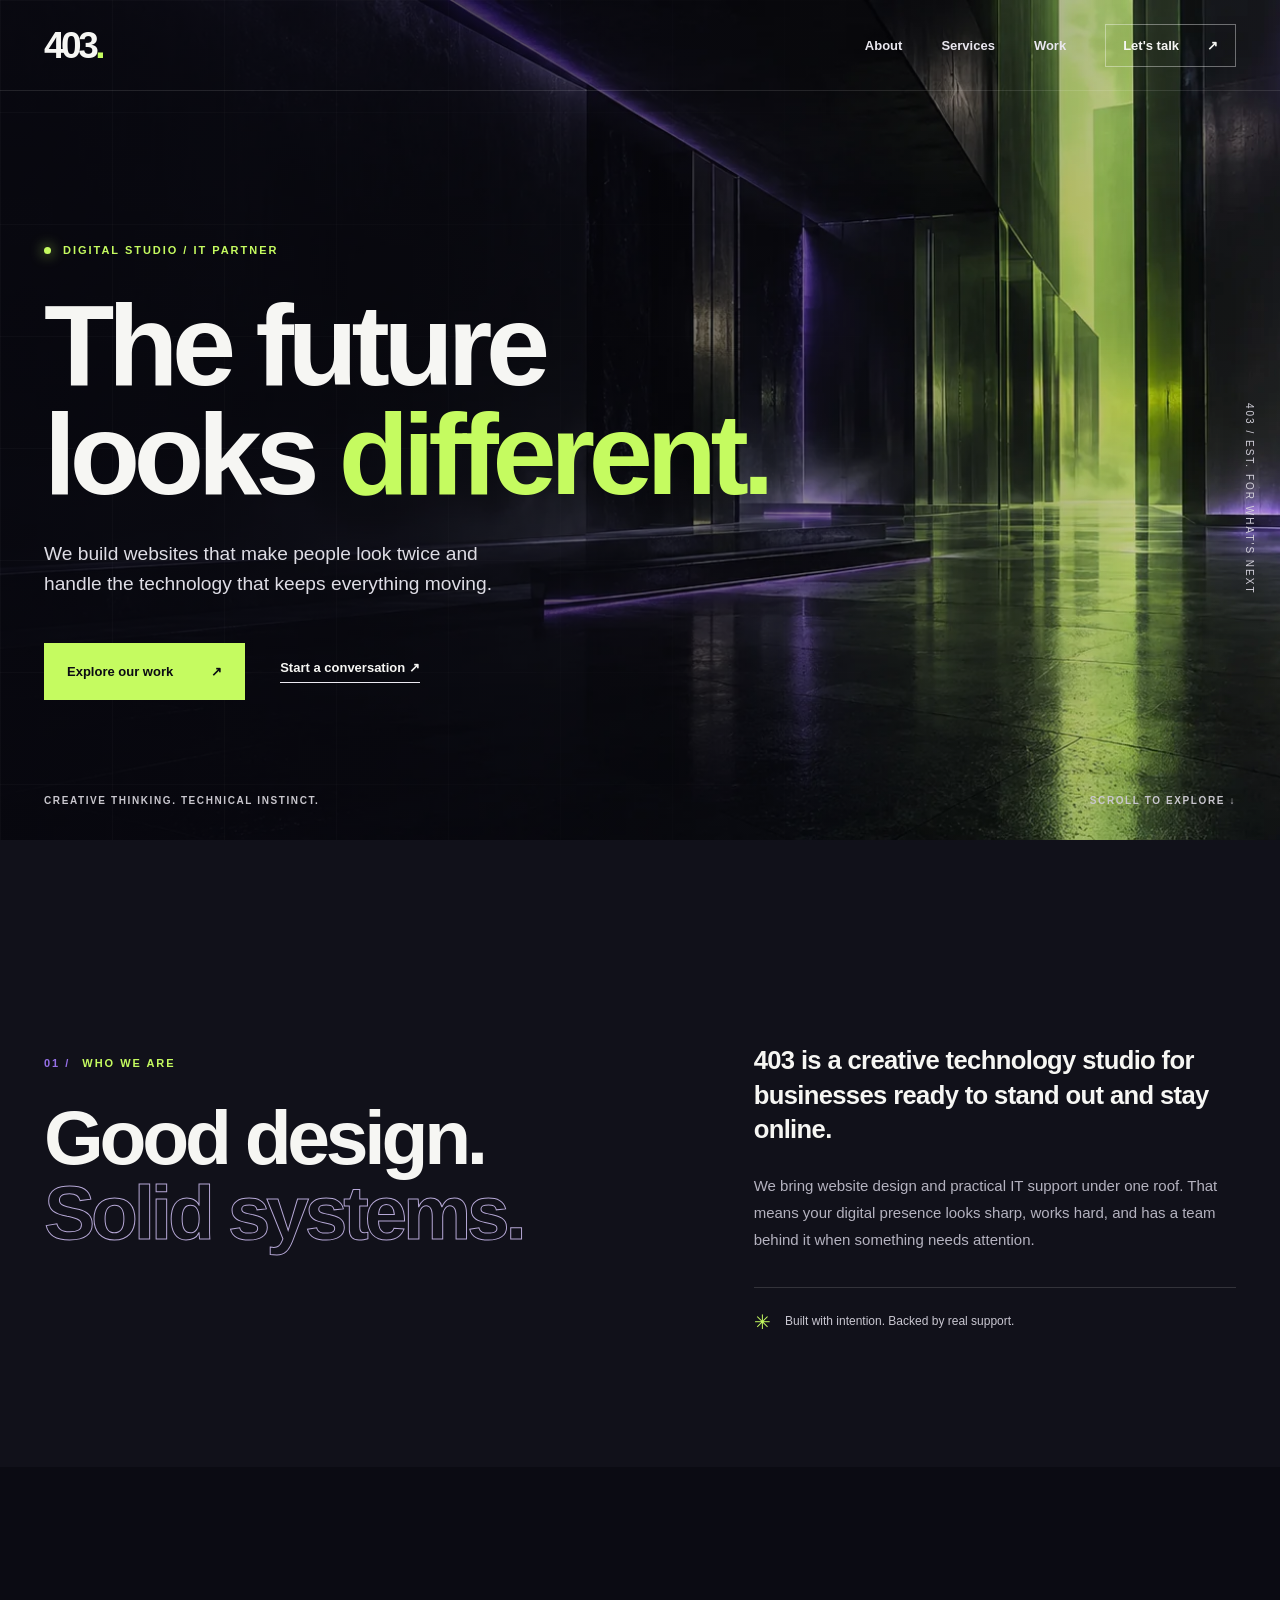
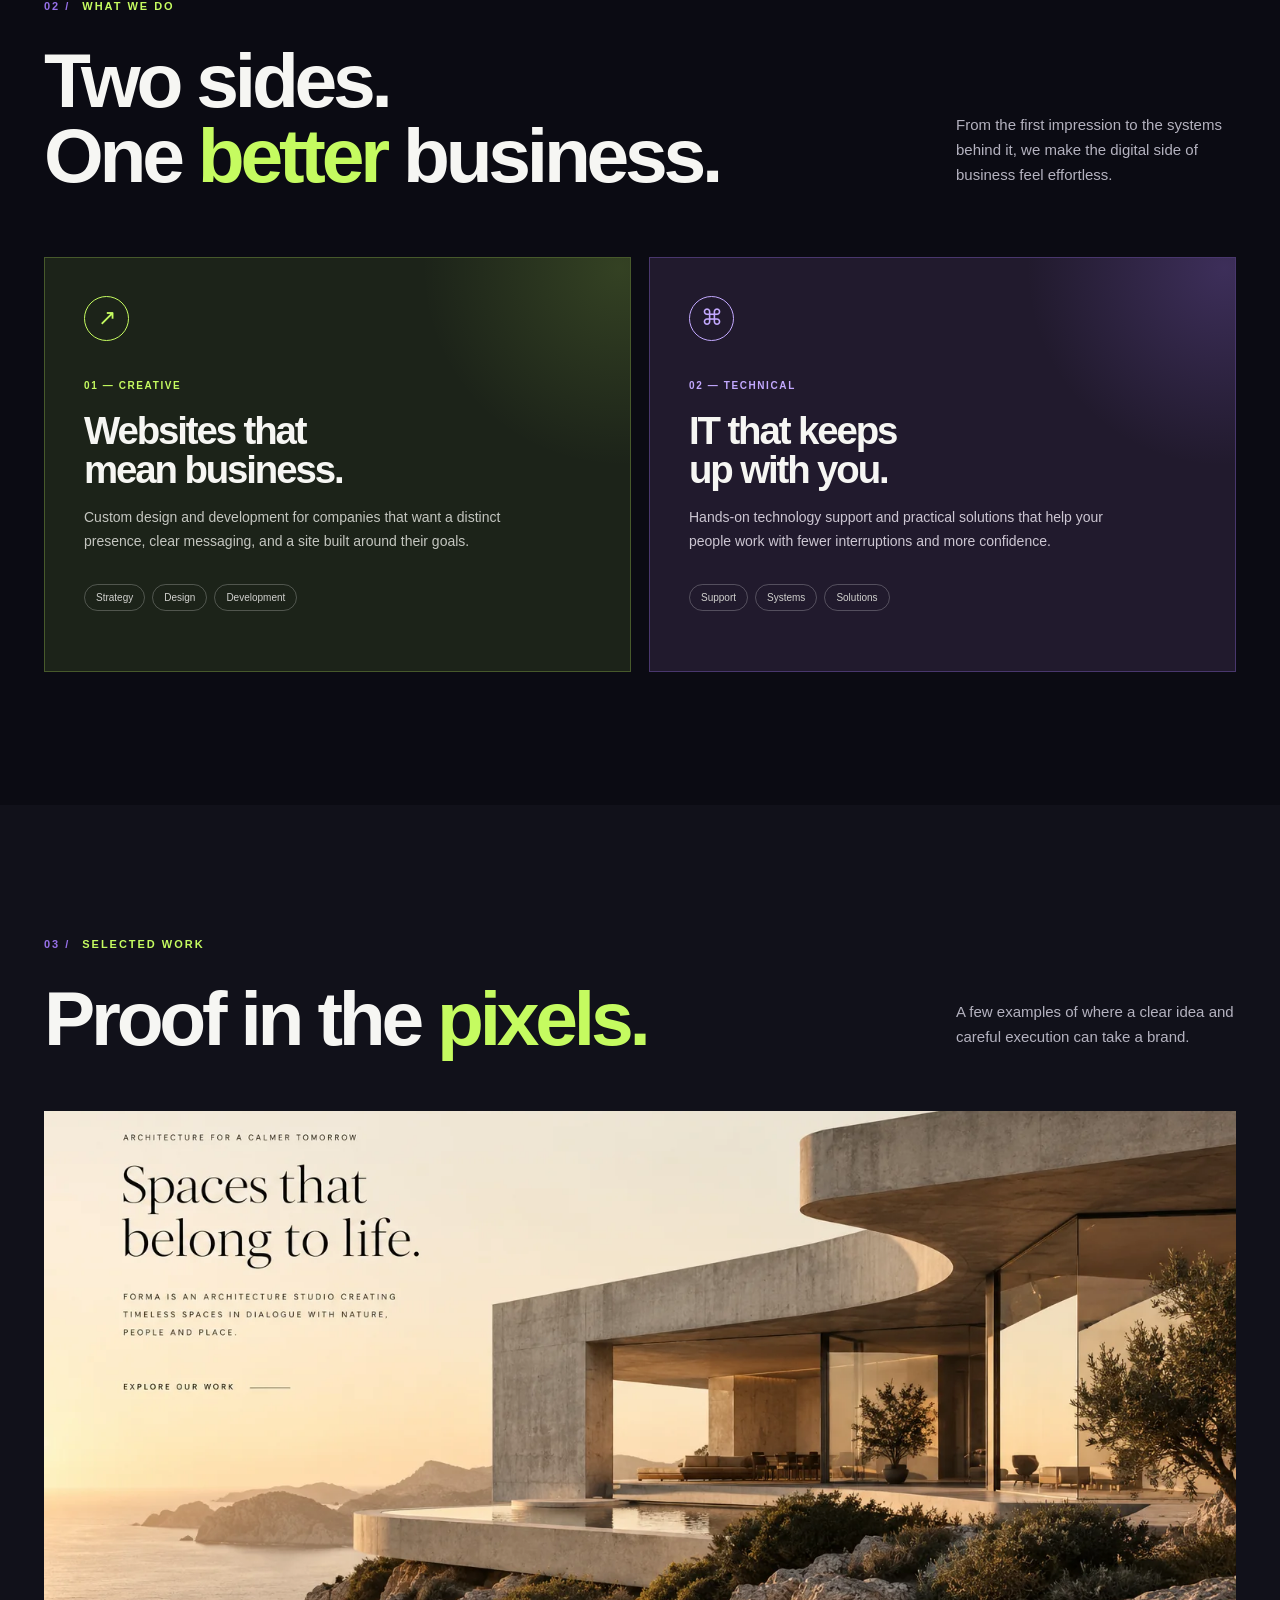
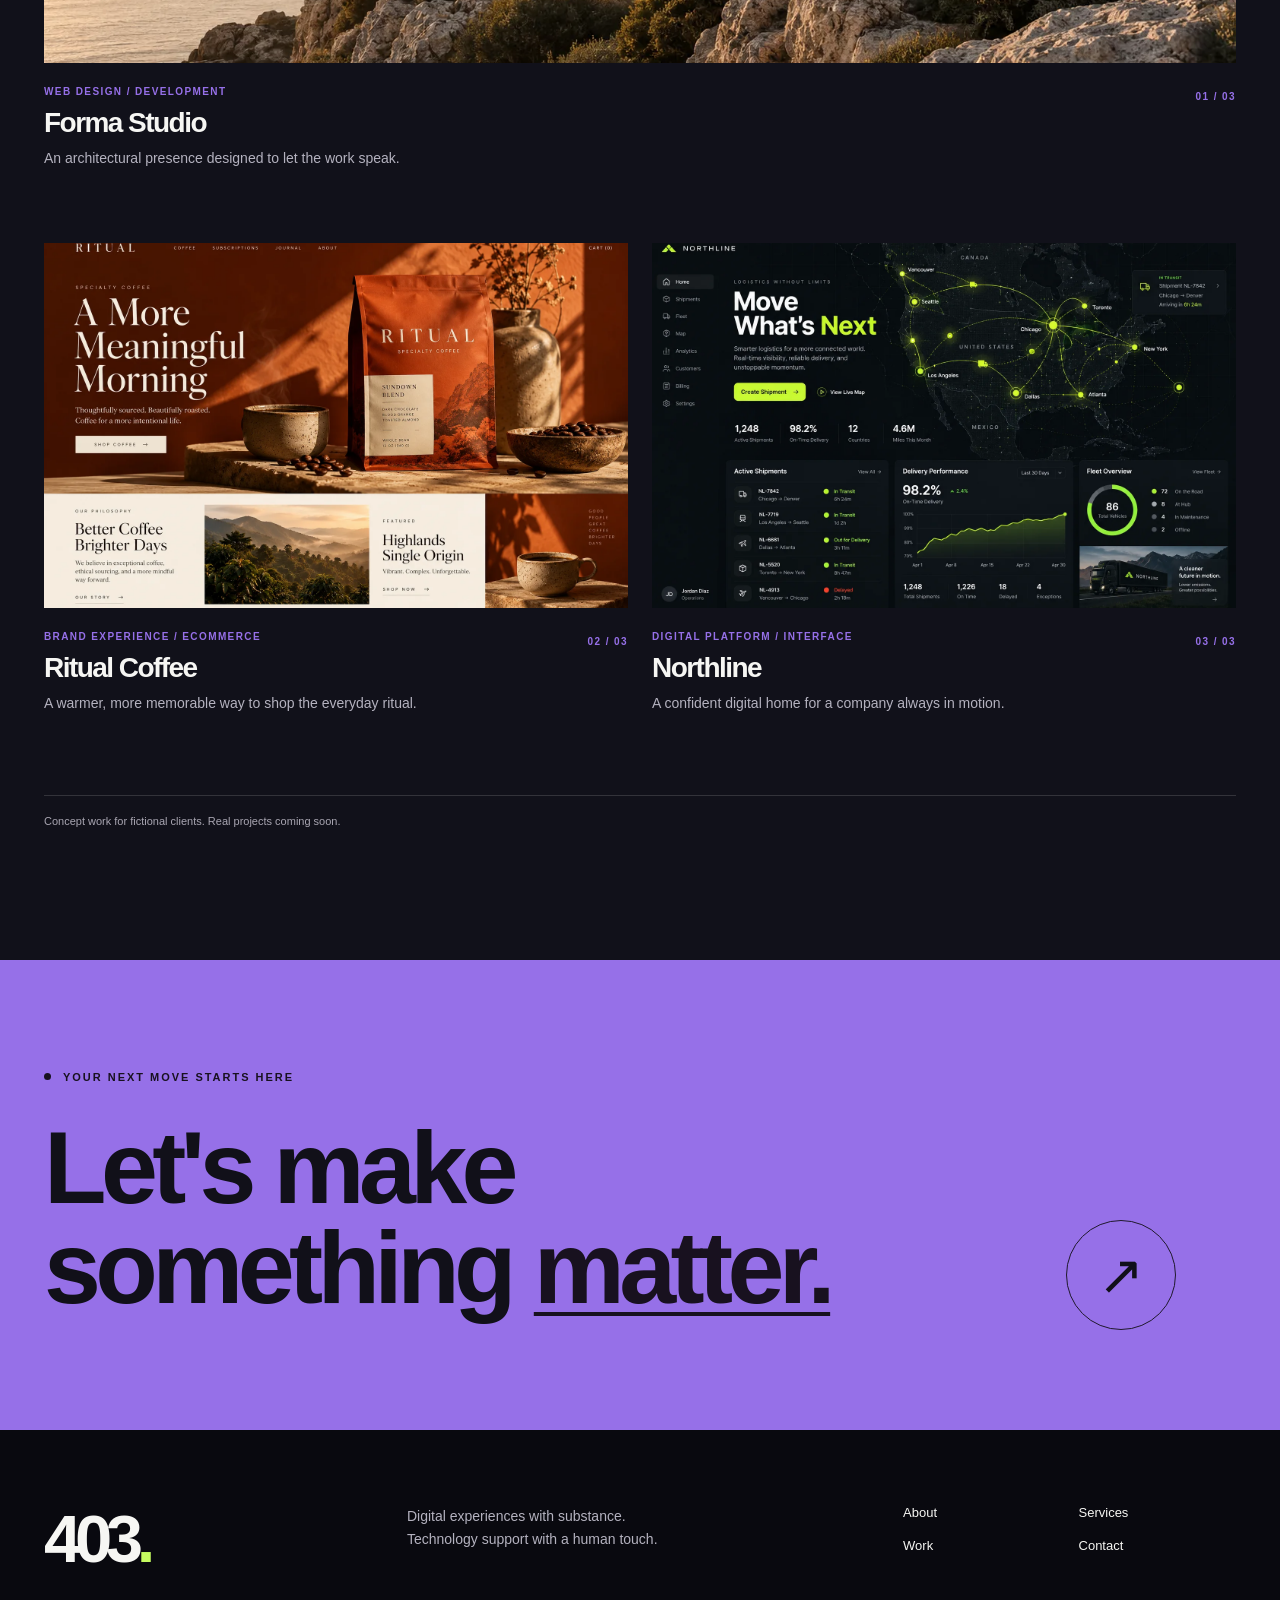
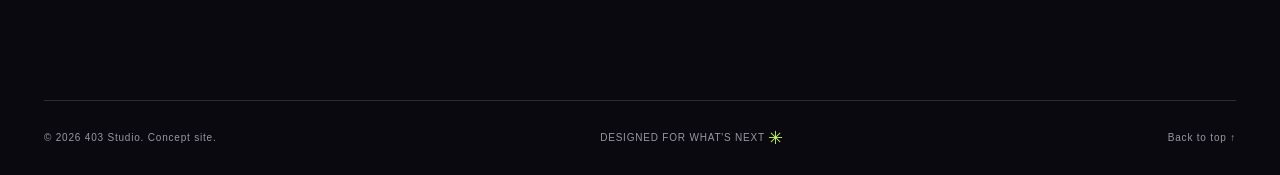
<file: index.html>
<!doctype html>
<html lang="en">
<head>
  <meta charset="utf-8">
  <meta name="viewport" content="width=device-width, initial-scale=1">
  <meta name="theme-color" content="#0b0b13">
  <meta name="description" content="403 builds memorable websites and keeps the technology behind your business running smoothly.">
  <title>403 — Digital built differently</title>
  <link rel="icon" href="assets/favicon.svg" type="image/svg+xml">
  <link rel="stylesheet" href="style.css">
  <script src="script.js" defer></script>
</head>
<body>
  <!-- A skip link helps keyboard users move past the repeated navigation. -->
  <a class="skip-link" href="#main">Skip to content</a>

  <header class="site-header">
    <nav class="nav wrap" aria-label="Main navigation">
      <a class="brand" href="index.html" aria-label="403 home">403<span class="brand-dot">.</span></a>
      <button class="menu-toggle" type="button" aria-label="Open menu" aria-expanded="false" aria-controls="nav-links">
        <span></span><span></span>
      </button>
      <div class="nav-links" id="nav-links">
        <a href="#about">About</a>
        <a href="#services">Services</a>
        <a href="#work">Work</a>
        <a class="nav-contact" href="contact.html">Let's talk <span aria-hidden="true">↗</span></a>
      </div>
    </nav>
  </header>

  <main id="main">
    <!-- The hero image is a local asset; the headline stays real, selectable text. -->
    <section class="hero" aria-labelledby="hero-title">
      <div class="hero-image" aria-hidden="true"></div>
      <div class="hero-grid" aria-hidden="true"></div>
      <div class="wrap hero-inner">
        <div class="hero-content">
          <p class="eyebrow"><span class="status-light"></span> DIGITAL STUDIO / IT PARTNER</p>
          <h1 id="hero-title">The future<br>looks <em>different.</em></h1>
          <p class="hero-description">We build websites that make people look twice and handle the technology that keeps everything moving.</p>
          <div class="hero-actions">
            <a class="button button-lime" href="#work">Explore our work <span aria-hidden="true">↗</span></a>
            <a class="text-link" href="contact.html">Start a conversation <span aria-hidden="true">↗</span></a>
          </div>
        </div>
        <div class="hero-bottom" aria-hidden="true">
          <span>CREATIVE THINKING. TECHNICAL INSTINCT.</span>
          <span>SCROLL TO EXPLORE ↓</span>
        </div>
      </div>
      <span class="hero-side-label" aria-hidden="true">403 / EST. FOR WHAT'S NEXT</span>
    </section>

    <!-- About: a short introduction, kept separate from the service details. -->
    <section class="section about-section" id="about" aria-labelledby="about-title">
      <div class="wrap about-grid">
        <div class="section-heading reveal">
          <p class="eyebrow section-kicker"><span class="number">01 /</span> WHO WE ARE</p>
          <h2 id="about-title">Good design.<br><span class="outline-text">Solid systems.</span></h2>
        </div>
        <div class="about-copy reveal">
          <p class="lead">403 is a creative technology studio for businesses ready to stand out and stay online.</p>
          <p>We bring website design and practical IT support under one roof. That means your digital presence looks sharp, works hard, and has a team behind it when something needs attention.</p>
          <div class="about-footnote"><span class="mini-cross" aria-hidden="true">✳</span> Built with intention. Backed by real support.</div>
        </div>
      </div>
    </section>

    <!-- Services: each card explains an offering without inventing performance claims. -->
    <section class="section services-section" id="services" aria-labelledby="services-title">
      <div class="wrap">
        <div class="section-top reveal">
          <div>
            <p class="eyebrow section-kicker"><span class="number">02 /</span> WHAT WE DO</p>
            <h2 id="services-title">Two sides.<br>One <em>better</em> business.</h2>
          </div>
          <p class="section-aside">From the first impression to the systems behind it, we make the digital side of business feel effortless.</p>
        </div>
        <div class="service-grid">
          <article class="service-card reveal">
            <span class="service-icon" aria-hidden="true">↗</span>
            <p class="service-index">01 — CREATIVE</p>
            <h3>Websites that<br>mean business.</h3>
            <p>Custom design and development for companies that want a distinct presence, clear messaging, and a site built around their goals.</p>
            <div class="service-tags"><span>Strategy</span><span>Design</span><span>Development</span></div>
          </article>
          <article class="service-card service-card-purple reveal">
            <span class="service-icon" aria-hidden="true">⌘</span>
            <p class="service-index">02 — TECHNICAL</p>
            <h3>IT that keeps<br>up with you.</h3>
            <p>Hands-on technology support and practical solutions that help your people work with fewer interruptions and more confidence.</p>
            <div class="service-tags"><span>Support</span><span>Systems</span><span>Solutions</span></div>
          </article>
        </div>
      </div>
    </section>

    <!-- Every portfolio card links to a local HTML case-study page. -->
    <section class="section work-section" id="work" aria-labelledby="work-title">
      <div class="wrap">
        <div class="section-top work-heading reveal">
          <div>
            <p class="eyebrow section-kicker"><span class="number">03 /</span> SELECTED WORK</p>
            <h2 id="work-title">Proof in the <em>pixels.</em></h2>
          </div>
          <p class="section-aside">A few examples of where a clear idea and careful execution can take a brand.</p>
        </div>
        <div class="project-grid">
          <a class="project-card project-featured reveal" href="forma.html" aria-label="Explore the fictional Forma project">
            <div class="project-image"><img src="assets/forma.webp" alt="Concept website for Forma architecture studio showing a sculptural house by the sea" loading="lazy" width="1536" height="1024"><span class="project-arrow" aria-hidden="true">↗</span></div>
            <div class="project-meta"><div><p class="project-type">WEB DESIGN / DEVELOPMENT</p><h3>Forma Studio</h3><p>An architectural presence designed to let the work speak.</p></div><span class="project-number">01 / 03</span></div>
          </a>
          <a class="project-card reveal" href="ritual.html" aria-label="Explore the fictional Ritual project">
            <div class="project-image"><img src="assets/ritual.webp" alt="Concept storefront for Ritual coffee with warm orange product photography" loading="lazy" width="1536" height="1024"><span class="project-arrow" aria-hidden="true">↗</span></div>
            <div class="project-meta"><div><p class="project-type">BRAND EXPERIENCE / ECOMMERCE</p><h3>Ritual Coffee</h3><p>A warmer, more memorable way to shop the everyday ritual.</p></div><span class="project-number">02 / 03</span></div>
          </a>
          <a class="project-card reveal" href="northline.html" aria-label="Explore the fictional Northline project">
            <div class="project-image"><img src="assets/northline.webp" alt="Concept logistics dashboard for Northline with glowing green routes on a dark map" loading="lazy" width="1536" height="1024"><span class="project-arrow" aria-hidden="true">↗</span></div>
            <div class="project-meta"><div><p class="project-type">DIGITAL PLATFORM / INTERFACE</p><h3>Northline</h3><p>A confident digital home for a company always in motion.</p></div><span class="project-number">03 / 03</span></div>
          </a>
        </div>
        <p class="work-disclaimer">Concept work for fictional clients. Real projects coming soon.</p>
      </div>
    </section>

    <section class="closing-section" aria-labelledby="closing-title">
      <div class="wrap closing-inner reveal">
        <p class="eyebrow"><span class="status-light"></span> YOUR NEXT MOVE STARTS HERE</p>
        <h2 id="closing-title">Let's make<br>something <em>matter.</em></h2>
        <a class="round-link" href="contact.html" aria-label="Go to contact page"><span aria-hidden="true">↗</span></a>
      </div>
    </section>
  </main>

  <footer class="site-footer">
    <div class="wrap footer-main"><a class="footer-brand" href="index.html" aria-label="403 home">403<span>.</span></a><p>Digital experiences with substance.<br>Technology support with a human touch.</p><div class="footer-links"><a href="#about">About</a><a href="#services">Services</a><a href="#work">Work</a><a href="contact.html">Contact</a></div></div>
    <div class="wrap footer-bottom"><span>© <span data-year>2026</span> 403 Studio. Concept site.</span><span>DESIGNED FOR WHAT'S NEXT <span class="footer-asterisk">✳</span></span><a href="#main">Back to top ↑</a></div>
  </footer>
</body>
</html>
</file>
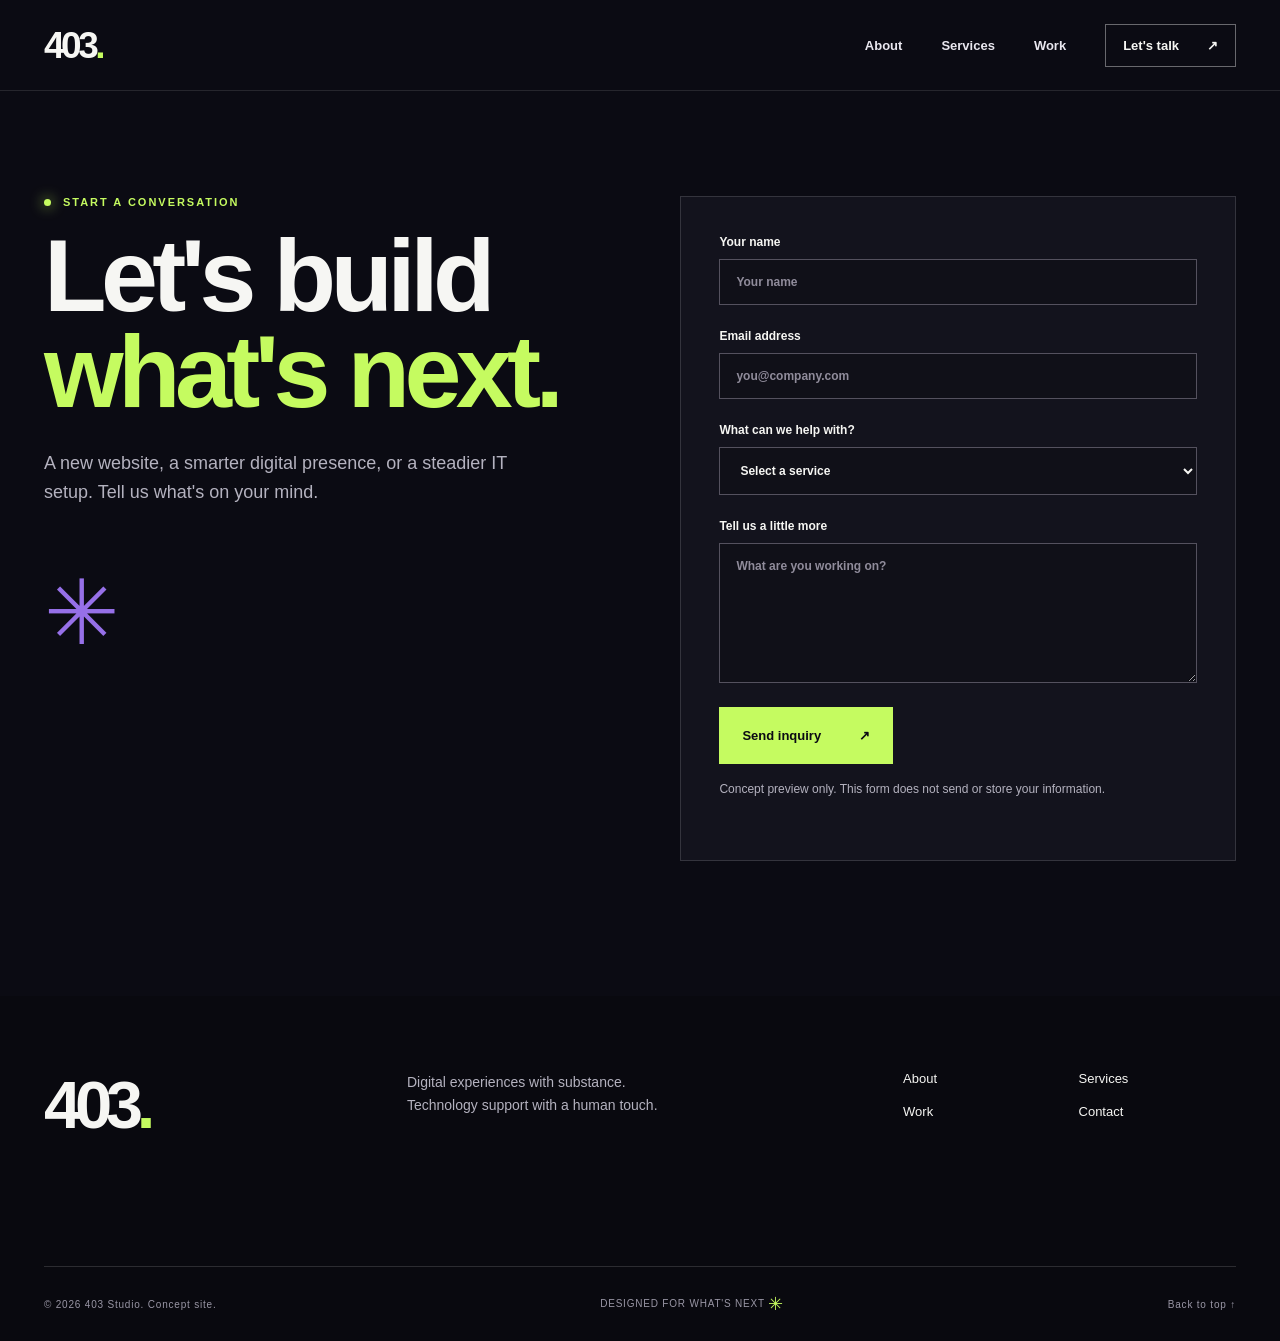
<file: contact.html>
<!doctype html>
<html lang="en">
<head>
  <meta charset="utf-8">
  <meta name="viewport" content="width=device-width, initial-scale=1">
  <meta name="theme-color" content="#0b0b13">
  <meta name="description" content="Get in touch with 403 Studio about a website or IT project. Concept form preview.">
  <title>Contact — 403 Studio</title>
  <link rel="icon" href="assets/favicon.svg" type="image/svg+xml">
  <link rel="stylesheet" href="style.css">
  <script src="script.js" defer></script>
</head>
<body>
  <a class="skip-link" href="#main">Skip to content</a>
  <header class="site-header solid-header">
    <nav class="nav wrap" aria-label="Main navigation">
      <a class="brand" href="index.html" aria-label="403 home">403<span class="brand-dot">.</span></a>
      <button class="menu-toggle" type="button" aria-label="Open menu" aria-expanded="false" aria-controls="nav-links"><span></span><span></span></button>
      <div class="nav-links" id="nav-links"><a href="index.html#about">About</a><a href="index.html#services">Services</a><a href="index.html#work">Work</a><a class="nav-contact" href="contact.html" aria-current="page">Let's talk <span aria-hidden="true">↗</span></a></div>
    </nav>
  </header>
  <main id="main" class="wrap contact-layout">
    <div>
      <p class="eyebrow"><span class="status-light"></span> START A CONVERSATION</p>
      <h1>Let's build<br><em>what's next.</em></h1>
      <p class="contact-intro">A new website, a smarter digital presence, or a steadier IT setup. Tell us what's on your mind.</p>
      <div class="contact-mark" aria-hidden="true">✳</div>
    </div>
    <!-- Demo only: JavaScript stops submission; there is no form action or server. -->
    <form class="contact-form" data-demo-form>
      <label for="name">Your name<input id="name" name="name" type="text" autocomplete="name" placeholder="Your name" required></label>
      <label for="email">Email address<input id="email" name="email" type="email" autocomplete="email" placeholder="you@company.com" required></label>
      <label for="interest">What can we help with?<select id="interest" name="interest" required><option value="" disabled selected>Select a service</option><option value="website">Website design & development</option><option value="it">IT services</option><option value="both">A bit of both</option></select></label>
      <label for="message">Tell us a little more<textarea id="message" name="message" placeholder="What are you working on?" required></textarea></label>
      <button class="button button-lime" type="submit">Send inquiry <span aria-hidden="true">↗</span></button>
      <p class="form-note">Concept preview only. This form does not send or store your information.</p>
      <p class="form-feedback" role="status" aria-live="polite"></p>
    </form>
  </main>
  <footer class="site-footer">
    <div class="wrap footer-main"><a class="footer-brand" href="index.html" aria-label="403 home">403<span>.</span></a><p>Digital experiences with substance.<br>Technology support with a human touch.</p><div class="footer-links"><a href="index.html#about">About</a><a href="index.html#services">Services</a><a href="index.html#work">Work</a><a href="contact.html">Contact</a></div></div>
    <div class="wrap footer-bottom"><span>© <span data-year>2026</span> 403 Studio. Concept site.</span><span>DESIGNED FOR WHAT'S NEXT <span class="footer-asterisk">✳</span></span><a href="#main">Back to top ↑</a></div>
  </footer>
</body>
</html>
</file>
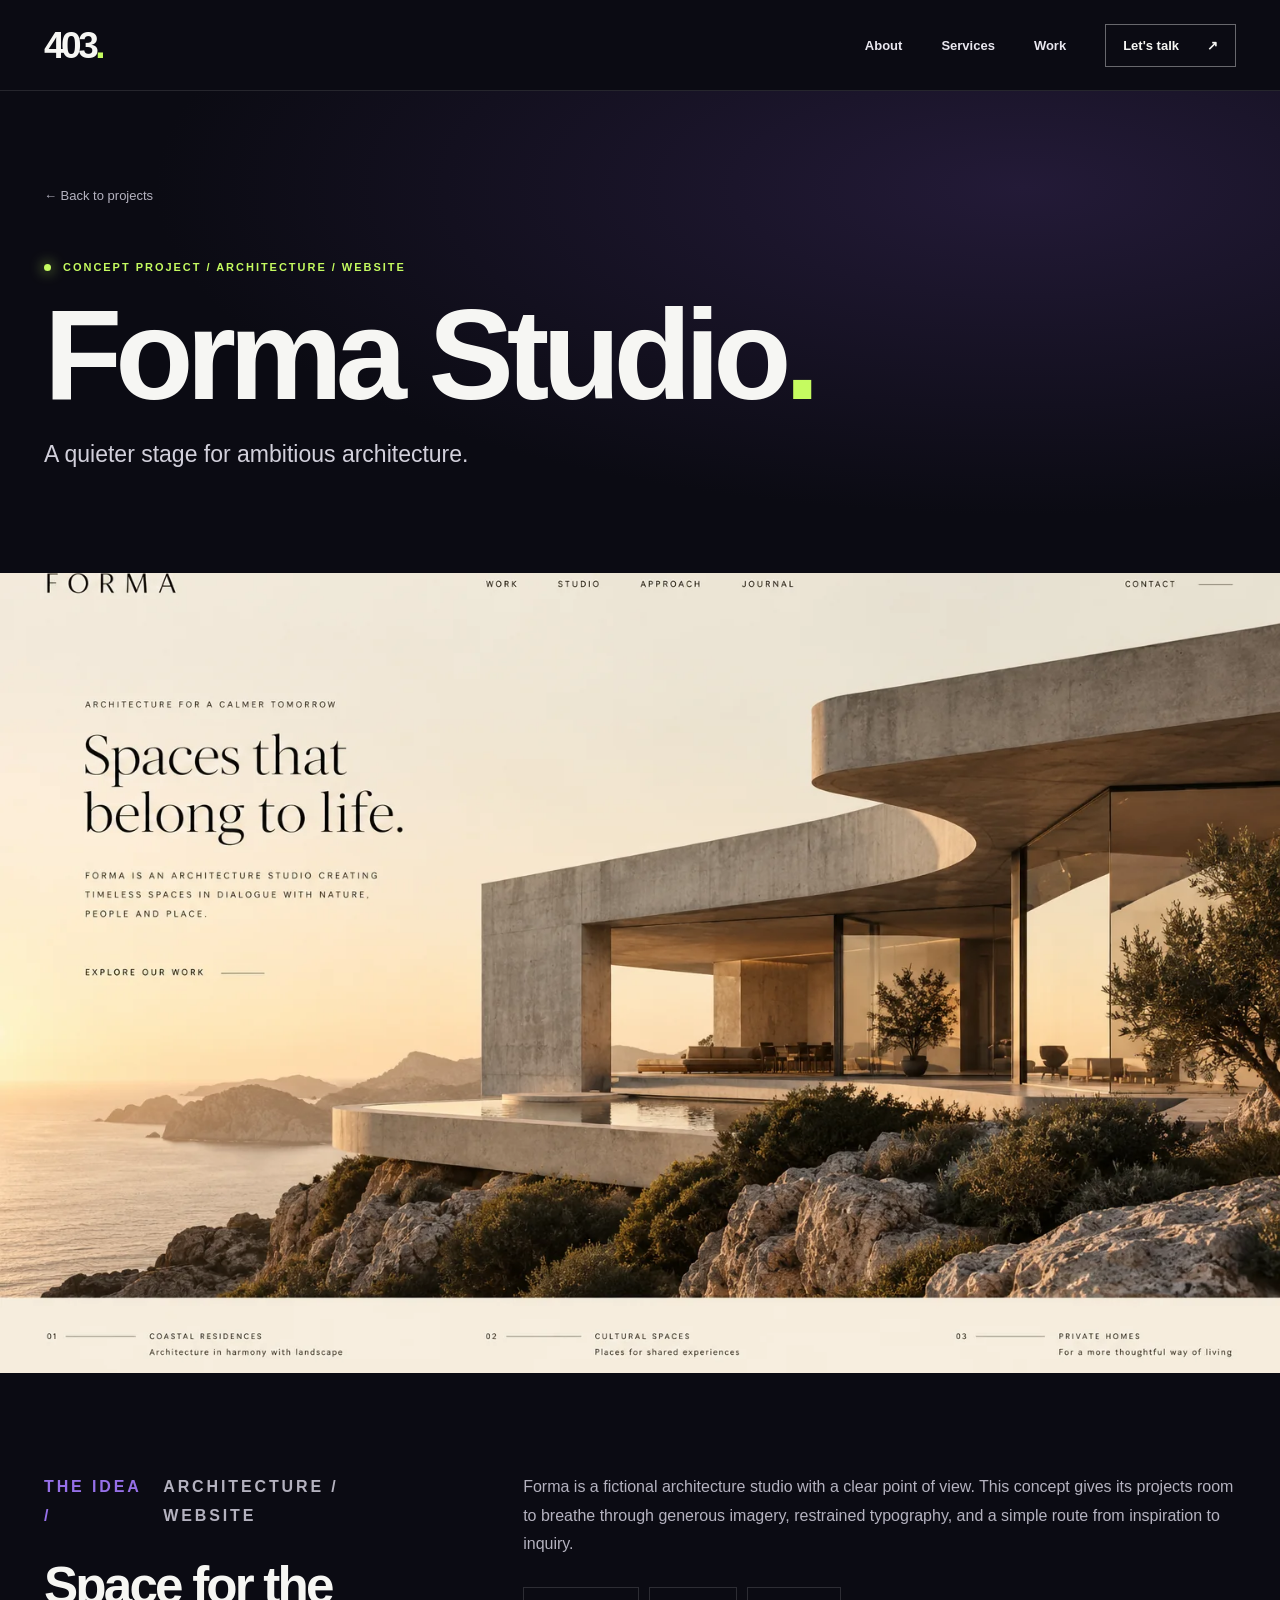
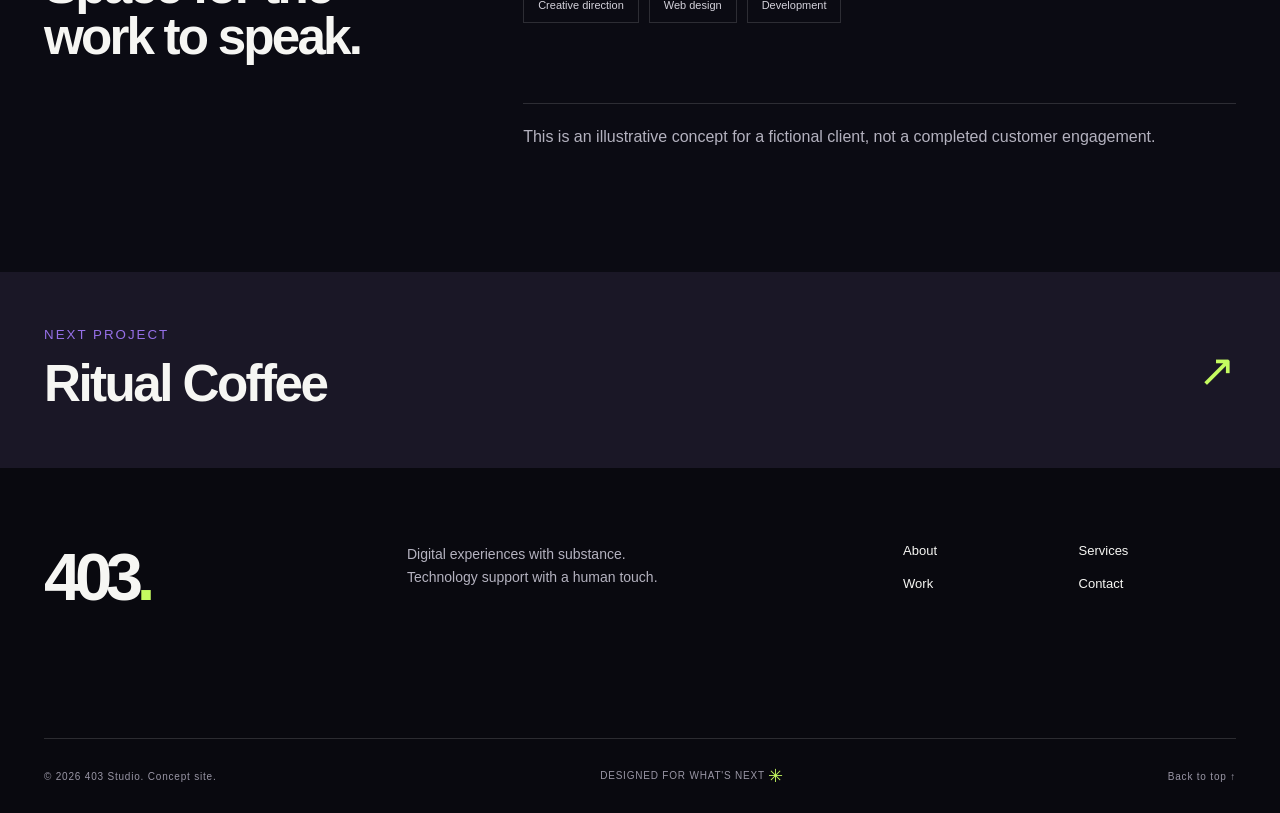
<file: forma.html>
<!doctype html>
<html lang="en">
<head>
  <meta charset="utf-8">
  <meta name="viewport" content="width=device-width, initial-scale=1">
  <meta name="theme-color" content="#0b0b13">
  <meta name="description" content="Explore the fictional Forma Studio concept project by 403 Studio.">
  <title>Forma Studio — 403 Studio</title>
  <link rel="icon" href="assets/favicon.svg" type="image/svg+xml">
  <link rel="stylesheet" href="style.css">
  <script src="script.js" defer></script>
</head>
<body>
  <a class="skip-link" href="#main">Skip to content</a>
  <header class="site-header solid-header">
    <nav class="nav wrap" aria-label="Main navigation">
      <a class="brand" href="index.html" aria-label="403 home">403<span class="brand-dot">.</span></a>
      <button class="menu-toggle" type="button" aria-label="Open menu" aria-expanded="false" aria-controls="nav-links"><span></span><span></span></button>
      <div class="nav-links" id="nav-links"><a href="index.html#about">About</a><a href="index.html#services">Services</a><a href="index.html#work">Work</a><a class="nav-contact" href="contact.html">Let's talk <span aria-hidden="true">↗</span></a></div>
    </nav>
  </header>
  <main id="main">
    <!-- Fictional concept project: replace this text and image with a real case study later. -->
    <section class="inner-hero">
      <div class="wrap">
        <a class="back-link" href="index.html#work">← Back to projects</a>
        <p class="eyebrow"><span class="status-light"></span> CONCEPT PROJECT / ARCHITECTURE / WEBSITE</p>
        <h1>Forma Studio<span class="brand-dot">.</span></h1>
        <p class="intro">A quieter stage for ambitious architecture.</p>
      </div>
    </section>
    <div class="case-visual"><img src="assets/forma.webp" alt="Fictional Forma architecture website featuring a coastal concrete residence" width="1536" height="1024"></div>
    <section class="wrap case-content" aria-label="Project details">
      <div><p class="eyebrow section-kicker"><span class="number">THE IDEA /</span> ARCHITECTURE / WEBSITE</p><h2>Space for the work to speak.</h2></div>
      <div><p>Forma is a fictional architecture studio with a clear point of view. This concept gives its projects room to breathe through generous imagery, restrained typography, and a simple route from inspiration to inquiry.</p><div class="case-details"><span>Creative direction</span><span>Web design</span><span>Development</span></div><p class="work-disclaimer">This is an illustrative concept for a fictional client, not a completed customer engagement.</p></div>
    </section>
    <a class="next-project" href="ritual.html"><span class="wrap"><span><small>NEXT PROJECT</small><strong>Ritual Coffee</strong></span><span class="next-arrow" aria-hidden="true">↗</span></span></a>
  </main>
  <footer class="site-footer">
    <div class="wrap footer-main"><a class="footer-brand" href="index.html" aria-label="403 home">403<span>.</span></a><p>Digital experiences with substance.<br>Technology support with a human touch.</p><div class="footer-links"><a href="index.html#about">About</a><a href="index.html#services">Services</a><a href="index.html#work">Work</a><a href="contact.html">Contact</a></div></div>
    <div class="wrap footer-bottom"><span>© <span data-year>2026</span> 403 Studio. Concept site.</span><span>DESIGNED FOR WHAT'S NEXT <span class="footer-asterisk">✳</span></span><a href="#main">Back to top ↑</a></div>
  </footer>
</body>
</html>
</file>
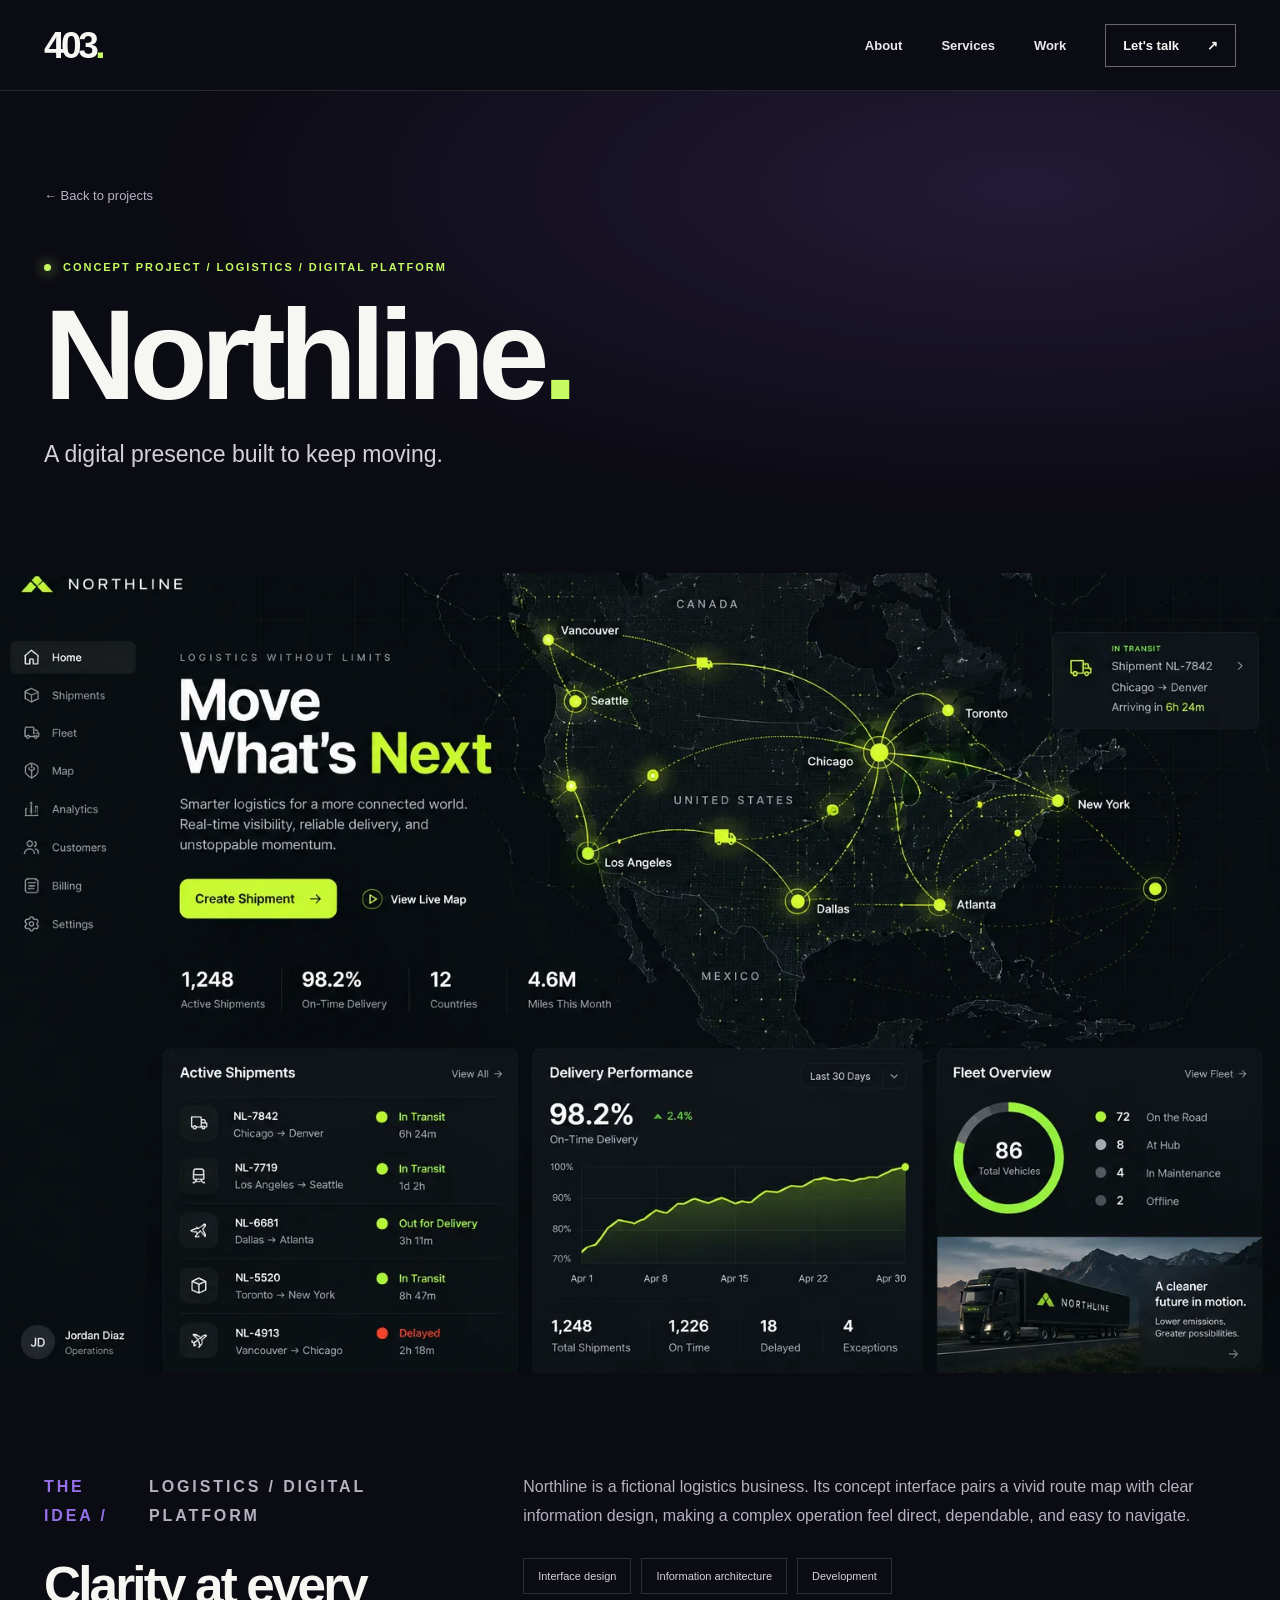
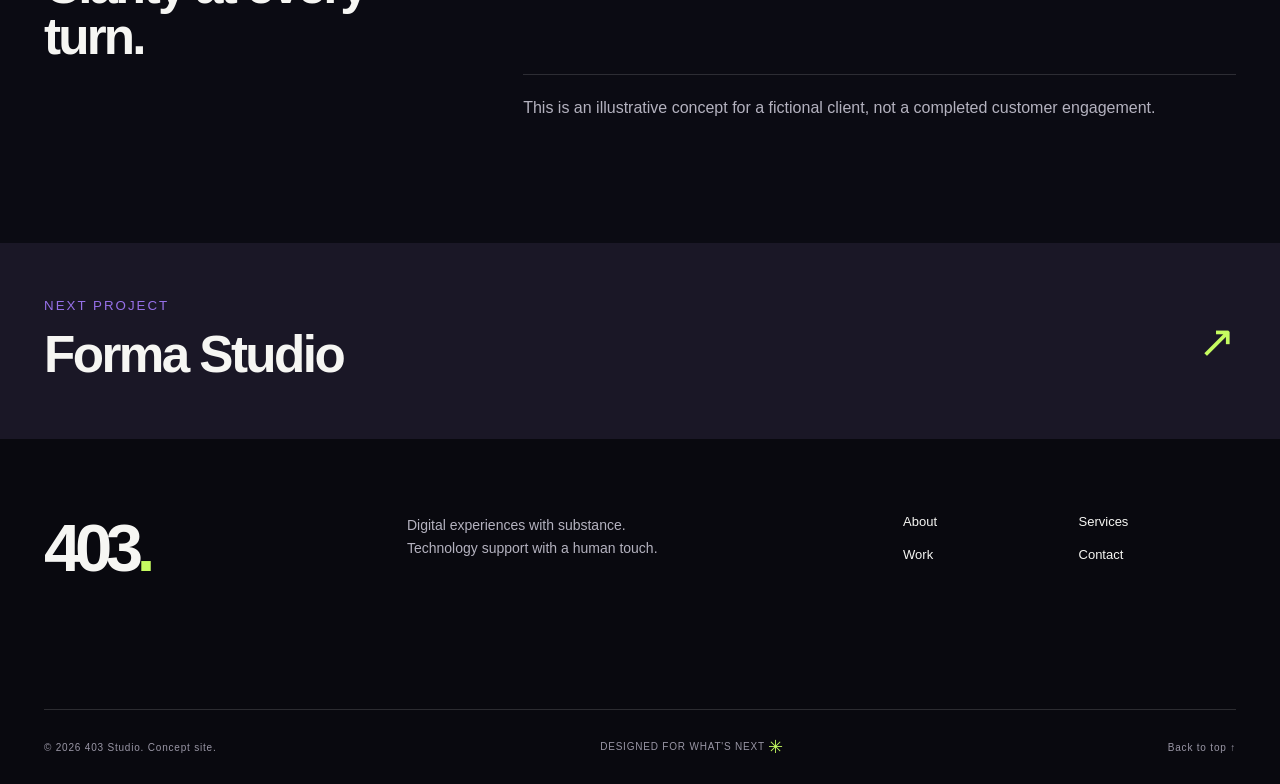
<file: northline.html>
<!doctype html>
<html lang="en">
<head>
  <meta charset="utf-8">
  <meta name="viewport" content="width=device-width, initial-scale=1">
  <meta name="theme-color" content="#0b0b13">
  <meta name="description" content="Explore the fictional Northline concept project by 403 Studio.">
  <title>Northline — 403 Studio</title>
  <link rel="icon" href="assets/favicon.svg" type="image/svg+xml">
  <link rel="stylesheet" href="style.css">
  <script src="script.js" defer></script>
</head>
<body>
  <a class="skip-link" href="#main">Skip to content</a>
  <header class="site-header solid-header">
    <nav class="nav wrap" aria-label="Main navigation">
      <a class="brand" href="index.html" aria-label="403 home">403<span class="brand-dot">.</span></a>
      <button class="menu-toggle" type="button" aria-label="Open menu" aria-expanded="false" aria-controls="nav-links"><span></span><span></span></button>
      <div class="nav-links" id="nav-links"><a href="index.html#about">About</a><a href="index.html#services">Services</a><a href="index.html#work">Work</a><a class="nav-contact" href="contact.html">Let's talk <span aria-hidden="true">↗</span></a></div>
    </nav>
  </header>
  <main id="main">
    <!-- Fictional concept project: replace this text and image with a real case study later. -->
    <section class="inner-hero">
      <div class="wrap">
        <a class="back-link" href="index.html#work">← Back to projects</a>
        <p class="eyebrow"><span class="status-light"></span> CONCEPT PROJECT / LOGISTICS / DIGITAL PLATFORM</p>
        <h1>Northline<span class="brand-dot">.</span></h1>
        <p class="intro">A digital presence built to keep moving.</p>
      </div>
    </section>
    <div class="case-visual"><img src="assets/northline.webp" alt="Fictional Northline logistics interface with green route map and dark data panels" width="1536" height="1024"></div>
    <section class="wrap case-content" aria-label="Project details">
      <div><p class="eyebrow section-kicker"><span class="number">THE IDEA /</span> LOGISTICS / DIGITAL PLATFORM</p><h2>Clarity at every turn.</h2></div>
      <div><p>Northline is a fictional logistics business. Its concept interface pairs a vivid route map with clear information design, making a complex operation feel direct, dependable, and easy to navigate.</p><div class="case-details"><span>Interface design</span><span>Information architecture</span><span>Development</span></div><p class="work-disclaimer">This is an illustrative concept for a fictional client, not a completed customer engagement.</p></div>
    </section>
    <a class="next-project" href="forma.html"><span class="wrap"><span><small>NEXT PROJECT</small><strong>Forma Studio</strong></span><span class="next-arrow" aria-hidden="true">↗</span></span></a>
  </main>
  <footer class="site-footer">
    <div class="wrap footer-main"><a class="footer-brand" href="index.html" aria-label="403 home">403<span>.</span></a><p>Digital experiences with substance.<br>Technology support with a human touch.</p><div class="footer-links"><a href="index.html#about">About</a><a href="index.html#services">Services</a><a href="index.html#work">Work</a><a href="contact.html">Contact</a></div></div>
    <div class="wrap footer-bottom"><span>© <span data-year>2026</span> 403 Studio. Concept site.</span><span>DESIGNED FOR WHAT'S NEXT <span class="footer-asterisk">✳</span></span><a href="#main">Back to top ↑</a></div>
  </footer>
</body>
</html>
</file>
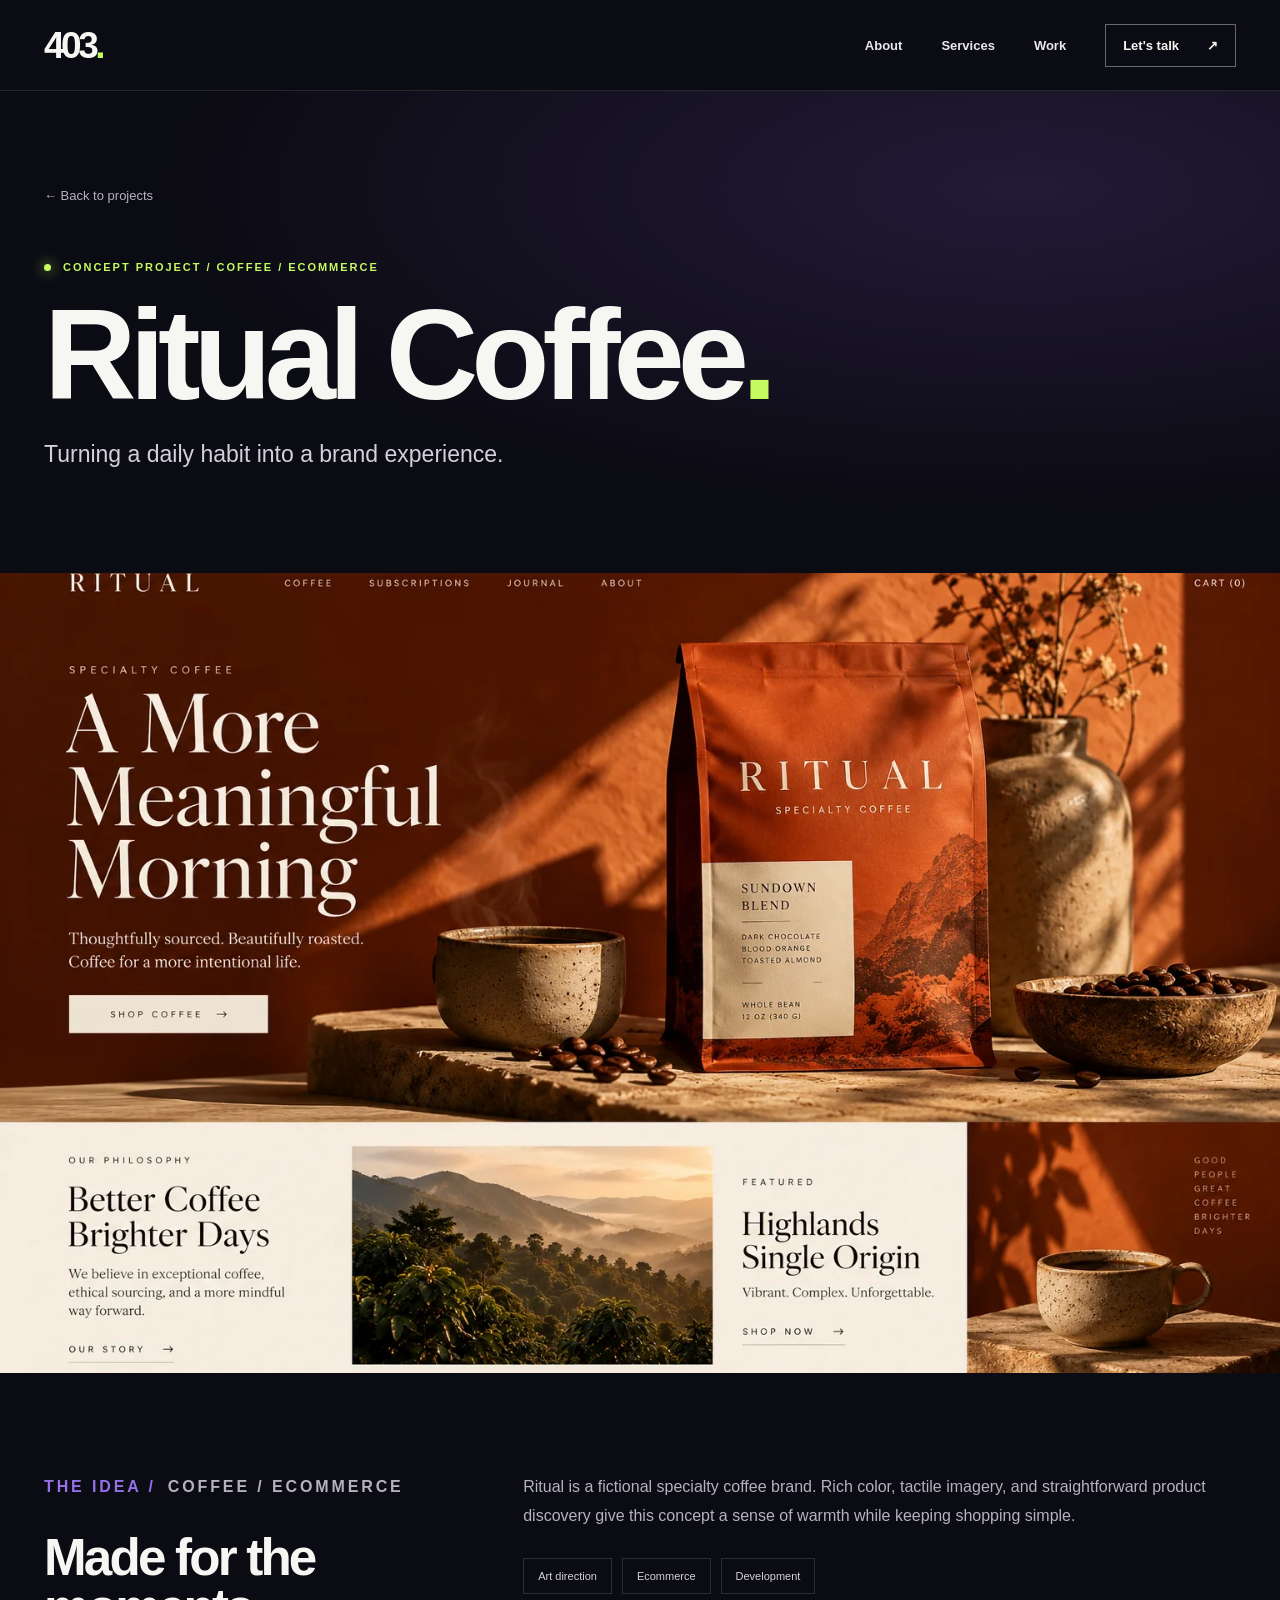
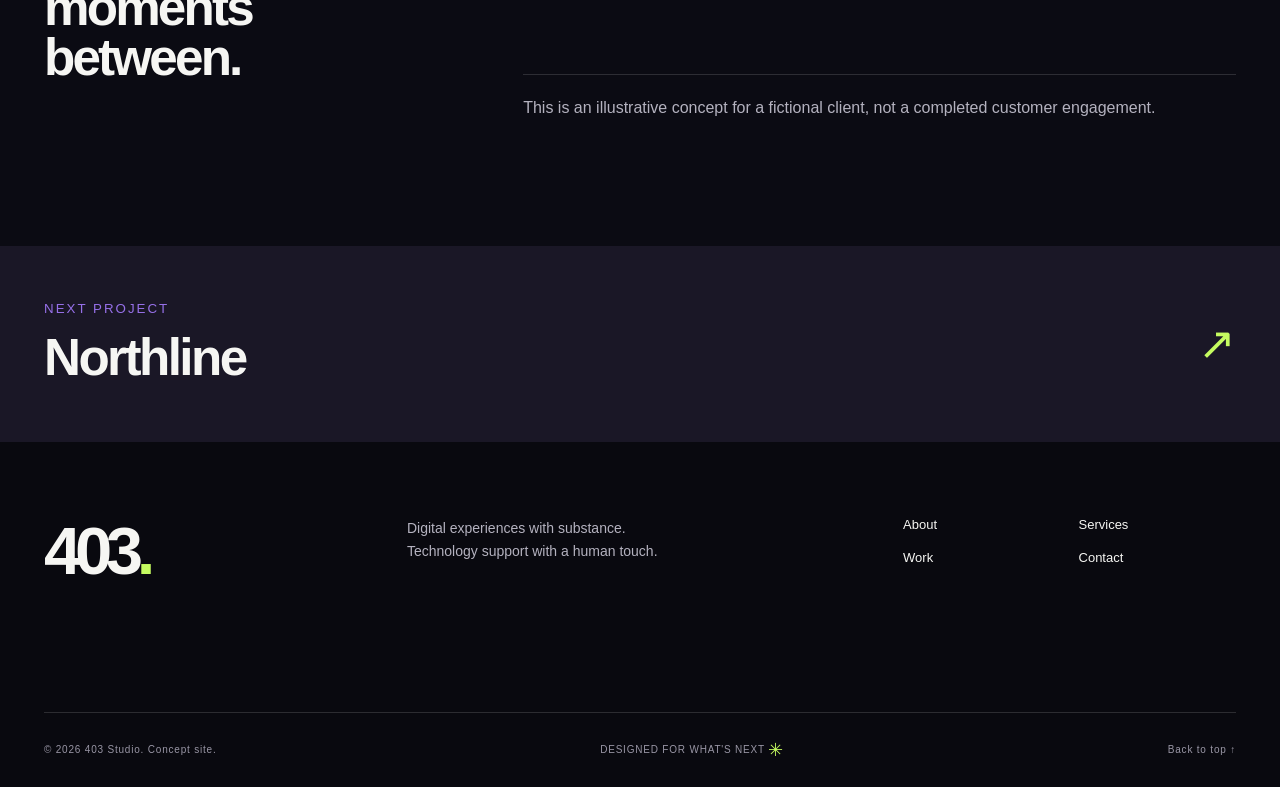
<file: ritual.html>
<!doctype html>
<html lang="en">
<head>
  <meta charset="utf-8">
  <meta name="viewport" content="width=device-width, initial-scale=1">
  <meta name="theme-color" content="#0b0b13">
  <meta name="description" content="Explore the fictional Ritual Coffee concept project by 403 Studio.">
  <title>Ritual Coffee — 403 Studio</title>
  <link rel="icon" href="assets/favicon.svg" type="image/svg+xml">
  <link rel="stylesheet" href="style.css">
  <script src="script.js" defer></script>
</head>
<body>
  <a class="skip-link" href="#main">Skip to content</a>
  <header class="site-header solid-header">
    <nav class="nav wrap" aria-label="Main navigation">
      <a class="brand" href="index.html" aria-label="403 home">403<span class="brand-dot">.</span></a>
      <button class="menu-toggle" type="button" aria-label="Open menu" aria-expanded="false" aria-controls="nav-links"><span></span><span></span></button>
      <div class="nav-links" id="nav-links"><a href="index.html#about">About</a><a href="index.html#services">Services</a><a href="index.html#work">Work</a><a class="nav-contact" href="contact.html">Let's talk <span aria-hidden="true">↗</span></a></div>
    </nav>
  </header>
  <main id="main">
    <!-- Fictional concept project: replace this text and image with a real case study later. -->
    <section class="inner-hero">
      <div class="wrap">
        <a class="back-link" href="index.html#work">← Back to projects</a>
        <p class="eyebrow"><span class="status-light"></span> CONCEPT PROJECT / COFFEE / ECOMMERCE</p>
        <h1>Ritual Coffee<span class="brand-dot">.</span></h1>
        <p class="intro">Turning a daily habit into a brand experience.</p>
      </div>
    </section>
    <div class="case-visual"><img src="assets/ritual.webp" alt="Fictional Ritual coffee storefront with warm editorial product imagery" width="1536" height="1024"></div>
    <section class="wrap case-content" aria-label="Project details">
      <div><p class="eyebrow section-kicker"><span class="number">THE IDEA /</span> COFFEE / ECOMMERCE</p><h2>Made for the moments between.</h2></div>
      <div><p>Ritual is a fictional specialty coffee brand. Rich color, tactile imagery, and straightforward product discovery give this concept a sense of warmth while keeping shopping simple.</p><div class="case-details"><span>Art direction</span><span>Ecommerce</span><span>Development</span></div><p class="work-disclaimer">This is an illustrative concept for a fictional client, not a completed customer engagement.</p></div>
    </section>
    <a class="next-project" href="northline.html"><span class="wrap"><span><small>NEXT PROJECT</small><strong>Northline</strong></span><span class="next-arrow" aria-hidden="true">↗</span></span></a>
  </main>
  <footer class="site-footer">
    <div class="wrap footer-main"><a class="footer-brand" href="index.html" aria-label="403 home">403<span>.</span></a><p>Digital experiences with substance.<br>Technology support with a human touch.</p><div class="footer-links"><a href="index.html#about">About</a><a href="index.html#services">Services</a><a href="index.html#work">Work</a><a href="contact.html">Contact</a></div></div>
    <div class="wrap footer-bottom"><span>© <span data-year>2026</span> 403 Studio. Concept site.</span><span>DESIGNED FOR WHAT'S NEXT <span class="footer-asterisk">✳</span></span><a href="#main">Back to top ↑</a></div>
  </footer>
</body>
</html>
</file>
<file: style.css>
/* ==============================================================
   403 Studio — site-wide styles
   Change the variables below to adjust the palette or page width.
   All pages share this stylesheet; no build tools are required.
   ============================================================== */
:root {
  --ink: #0b0b13;
  --panel: #13131d;
  --panel-raised: #1b1a28;
  --white: #f6f6f3;
  --muted: #b4b2bf;
  --lime: #c5fb60;
  --purple: #9670e8;
  --line: rgba(255, 255, 255, .14);
  --max-width: 1260px;
}

/* Base layout and accessible defaults */
*, *::before, *::after { box-sizing: border-box; }
html { scroll-behavior: smooth; scroll-padding-top: 90px; }
body { margin: 0; background: var(--ink); color: var(--white); font-family: Arial, Helvetica, sans-serif; -webkit-font-smoothing: antialiased; }
img { display: block; max-width: 100%; }
a { color: inherit; text-decoration: none; }
button, input, textarea, select { font: inherit; }
button { cursor: pointer; }
::selection { background: var(--lime); color: var(--ink); }
:focus-visible { outline: 2px solid var(--lime); outline-offset: 5px; }
.wrap { width: min(calc(100% - 88px), var(--max-width)); margin-inline: auto; }
.skip-link { position: fixed; z-index: 100; top: -100px; left: 20px; padding: 12px 18px; background: var(--lime); color: var(--ink); }
.skip-link:focus { top: 10px; }

/* Navigation */
.site-header { position: absolute; inset: 0 0 auto; z-index: 30; border-bottom: 1px solid rgba(255,255,255,.11); }
.site-header.solid-header { position: relative; background: var(--ink); }
.nav { height: 90px; display: flex; align-items: center; justify-content: space-between; }
.brand, .footer-brand { font-size: 37px; font-weight: 900; line-height: 1; letter-spacing: -.095em; }
.brand-dot, .footer-brand span { color: var(--lime); }
.nav-links { display: flex; gap: 39px; align-items: center; font-size: 13px; font-weight: 700; }
.nav-links > a:not(.nav-contact) { color: #e9e7ef; transition: color .2s; }
.nav-links > a:hover { color: var(--lime); }
.nav-contact { display: inline-flex; gap: 28px; align-items: center; padding: 13px 17px; border: 1px solid rgba(255,255,255,.38); transition: background .2s, color .2s; }
.nav-contact:hover { color: var(--ink); background: var(--lime); border-color: var(--lime); }
.menu-toggle { display: none; }

/* Type and shared section elements */
h1, h2, h3, p { margin-top: 0; }
h1, h2, h3 { letter-spacing: -.055em; }
h1 { font-size: clamp(64px, 9vw, 137px); line-height: .94; font-weight: 800; }
h2 { font-size: clamp(44px, 6vw, 86px); line-height: .98; font-weight: 800; }
em { color: var(--lime); font-style: normal; }
.eyebrow { display: flex; align-items: center; gap: 12px; color: var(--lime); font-size: 11px; font-weight: 800; letter-spacing: .18em; }
.status-light { width: 7px; height: 7px; flex: none; background: var(--lime); border-radius: 50%; box-shadow: 0 0 14px var(--lime); }
.number { color: var(--purple); }
.section { padding: 133px 0; }
.section-top { display: flex; align-items: end; justify-content: space-between; gap: 50px; margin-bottom: 63px; }
.section-top h2 { margin-bottom: 0; }
.section-aside { max-width: 280px; color: var(--muted); line-height: 1.65; font-size: 15px; margin-bottom: 6px; }
.section-kicker { margin-bottom: 31px; }

/* Hero: the photo stays behind actual HTML copy. */
.hero { position: relative; min-height: min(840px, 100svh); min-height: max(680px, min(840px, 100svh)); overflow: hidden; isolation: isolate; background: #0d0d17; }
.hero-image, .hero-grid { position: absolute; inset: 0; z-index: -2; }
.hero-image { background: linear-gradient(90deg, rgba(8,8,16,.87) 0%, rgba(8,8,16,.67) 39%, rgba(8,8,16,.12) 100%), url('assets/hero.webp') center / cover no-repeat; }
.hero-grid { z-index: -1; opacity: .3; background-image: linear-gradient(rgba(255,255,255,.085) 1px, transparent 1px), linear-gradient(90deg, rgba(255,255,255,.085) 1px, transparent 1px); background-size: 112px 112px; mask-image: linear-gradient(to right, black, transparent 80%); }
.hero-inner { min-height: inherit; display: flex; flex-direction: column; justify-content: center; position: relative; padding-block: 140px 80px; }
.hero-content { max-width: 950px; padding-top: 44px; }
.hero h1 { margin: 35px 0 31px; }
.hero-description { max-width: 495px; font-size: clamp(17px, 1.5vw, 20px); line-height: 1.55; color: #dedde5; }
.hero-actions { display: flex; align-items: center; flex-wrap: wrap; gap: 35px; margin-top: 44px; }
.button { min-height: 57px; display: inline-flex; align-items: center; justify-content: center; gap: 38px; padding: 17px 23px; font-size: 13px; font-weight: 800; transition: transform .2s, background .2s; border: 0; }
.button:hover { transform: translateY(-3px); }
.button-lime { background: var(--lime); color: var(--ink); }
.button-lime:hover { background: #d6ff91; }
.text-link { font-size: 13px; font-weight: 800; border-bottom: 1px solid #eceaf2; padding-bottom: 7px; transition: color .2s; }
.text-link:hover { color: var(--lime); }
.hero-bottom { position: absolute; inset: auto 0 34px; display: flex; justify-content: space-between; color: #c9c7ce; font-size: 10px; font-weight: 700; letter-spacing: .16em; }
.hero-side-label { position: absolute; right: 25px; top: 48%; writing-mode: vertical-rl; font-size: 10px; letter-spacing: .2em; color: #d2d0da; }

/* About */
.about-section { background: #11111a; }
.about-grid { display: grid; grid-template-columns: 1.15fr 1fr; gap: 13%; align-items: center; }
.about-grid h2 { margin-bottom: 0; }
.outline-text { color: transparent; -webkit-text-stroke: 1px #b6a8d6; }
.about-copy { padding-top: 70px; }
.about-copy .lead { font-size: clamp(20px, 2vw, 26px); line-height: 1.35; font-weight: 700; letter-spacing: -.025em; }
.about-copy > p:not(.lead) { color: var(--muted); line-height: 1.8; font-size: 15px; }
.about-footnote { border-top: 1px solid var(--line); margin-top: 34px; padding-top: 22px; color: #c9c7d1; font-size: 12px; }
.mini-cross { color: var(--lime); font-size: 20px; margin-right: 11px; vertical-align: middle; }

/* Services */
.services-section { background: var(--ink); }
.service-grid { display: grid; grid-template-columns: repeat(2, 1fr); gap: 18px; }
.service-card { min-height: 415px; position: relative; padding: 38px 39px 32px; overflow: hidden; background: #1c2319; border: 1px solid rgba(197,251,96,.25); }
.service-card::after { content: ''; position: absolute; width: 400px; height: 400px; right: -190px; top: -190px; border-radius: 50%; background: radial-gradient(circle, rgba(197,251,96,.14), transparent 70%); pointer-events: none; }
.service-card-purple { background: #211a2d; border-color: rgba(150,112,232,.34); }
.service-card-purple::after { background: radial-gradient(circle, rgba(150,112,232,.24), transparent 70%); }
.service-icon { display: grid; place-items: center; width: 45px; height: 45px; border: 1px solid var(--lime); color: var(--lime); border-radius: 50%; font-size: 22px; }
.service-card-purple .service-icon { color: #c3a9ff; border-color: #c3a9ff; }
.service-index { color: var(--lime); font-size: 10px; font-weight: 800; letter-spacing: .16em; margin: 39px 0 20px; }
.service-card-purple .service-index { color: #c3a9ff; }
.service-card h3 { font-size: clamp(30px, 3vw, 46px); line-height: 1.02; margin: 0 0 17px; }
.service-card > p:not(.service-index) { max-width: 430px; color: #c4c6c0; font-size: 14px; line-height: 1.7; }
.service-card-purple > p:not(.service-index) { color: #ccc6d2; }
.service-tags { display: flex; flex-wrap: wrap; gap: 7px; margin-top: 30px; }
.service-tags span { border: 1px solid rgba(255,255,255,.23); border-radius: 50px; padding: 7px 11px; color: #d1d1ce; font-size: 10px; }

/* Portfolio cards */
.work-section { background: #11111a; }
.work-heading { margin-bottom: 55px; }
.project-grid { display: grid; grid-template-columns: repeat(2, minmax(0, 1fr)); gap: 74px 24px; }
.project-featured { grid-column: 1 / -1; }
.project-card { display: block; min-width: 0; }
.project-image { position: relative; aspect-ratio: 1.6; overflow: hidden; background: #24232d; }
.project-featured .project-image { aspect-ratio: 2.16; }
.project-image img { width: 100%; height: 100%; object-fit: cover; object-position: center; transition: transform .55s ease, filter .55s ease; }
.project-card:hover img { transform: scale(1.045); filter: brightness(.84); }
.project-arrow { display: grid; place-items: center; position: absolute; right: 22px; bottom: 22px; width: 46px; height: 46px; border-radius: 50%; background: var(--lime); color: var(--ink); font-size: 23px; transform: translateY(12px); opacity: 0; transition: transform .25s, opacity .25s; }
.project-card:hover .project-arrow, .project-card:focus-visible .project-arrow { transform: translateY(0); opacity: 1; }
.project-meta { display: flex; justify-content: space-between; gap: 16px; padding-top: 23px; }
.project-type, .project-number { color: var(--purple); font-size: 10px; font-weight: 800; letter-spacing: .14em; }
.project-meta h3 { font-size: 28px; margin: 10px 0 8px; }
.project-meta p:last-child { color: var(--muted); font-size: 14px; line-height: 1.6; margin-bottom: 0; }
.project-number { white-space: nowrap; margin-top: 5px; }
.work-disclaimer { margin: 80px 0 0; padding-top: 19px; border-top: 1px solid var(--line); color: #a9a6b2; font-size: 11px; }

/* Closing invitation and footer */
.closing-section { background: var(--purple); color: #111019; overflow: hidden; }
.closing-inner { min-height: 470px; display: flex; flex-direction: column; justify-content: center; position: relative; padding-block: 80px; }
.closing-section .eyebrow, .closing-section em { color: #18111f; }
.closing-section .status-light { background: #18111f; box-shadow: none; }
.closing-section h2 { font-size: clamp(58px, 8vw, 115px); margin: 24px 0 0; }
.closing-section em { text-decoration: underline; text-decoration-thickness: 4px; text-underline-offset: 9px; }
.round-link { position: absolute; right: 5%; bottom: 100px; display: grid; place-items: center; width: 110px; height: 110px; border: 1px solid #20192d; border-radius: 50%; font-size: 55px; transition: background .2s, transform .2s; }
.round-link:hover { background: var(--lime); transform: rotate(45deg); }
.site-footer { background: #09090f; }
.footer-main { min-height: 270px; display: grid; grid-template-columns: 1fr 1.4fr 1fr; align-items: start; gap: 30px; padding-top: 75px; }
.footer-brand { font-size: 67px; }
.footer-main p { color: var(--muted); line-height: 1.65; font-size: 14px; }
.footer-links { display: grid; grid-template-columns: 1fr 1fr; gap: 18px; font-size: 13px; }
.footer-links a:hover, .footer-bottom a:hover { color: var(--lime); }
.footer-bottom { min-height: 75px; border-top: 1px solid var(--line); display: flex; justify-content: space-between; align-items: center; gap: 20px; color: #9996a5; font-size: 10px; letter-spacing: .08em; }
.footer-asterisk { color: var(--lime); font-size: 18px; vertical-align: middle; }

/* Interior pages: project details and contact form */
.inner-hero { padding: 95px 0 78px; background: radial-gradient(ellipse at 80% 20%, #231a37, var(--ink) 60%); }
.inner-hero h1 { font-size: clamp(65px, 10vw, 130px); margin: 22px 0; }
.inner-hero .intro { max-width: 700px; color: #d2d0db; font-size: clamp(18px, 2vw, 23px); line-height: 1.5; }
.back-link { display: inline-block; margin-bottom: 58px; color: var(--muted); font-size: 13px; }
.back-link:hover { color: var(--lime); }
.case-visual { background: #16151c; }
.case-visual img { width: 100%; max-height: 800px; object-fit: cover; }
.case-content { display: grid; grid-template-columns: .7fr 1.3fr; gap: 8%; padding-top: 100px; padding-bottom: 120px; }
.case-content h2 { font-size: clamp(35px, 4vw, 56px); }
.case-content p { color: var(--muted); line-height: 1.8; font-size: 16px; }
.case-details { display: flex; flex-wrap: wrap; gap: 10px; margin-top: 28px; }
.case-details span { padding: 11px 14px; border: 1px solid var(--line); color: #d4d2db; font-size: 11px; }
.next-project { display: block; background: #1a1726; padding: 55px 0; transition: background .2s; }
.next-project:hover { background: #282138; }
.next-project .wrap { display: flex; justify-content: space-between; align-items: center; }
.next-project strong { font-size: clamp(28px, 4vw, 54px); letter-spacing: -.05em; }
.next-project small { display: block; margin-bottom: 12px; color: var(--purple); letter-spacing: .15em; }
.next-project .next-arrow { color: var(--lime); font-size: 45px; }
.contact-layout { display: grid; grid-template-columns: 1fr 1.05fr; gap: 9%; padding-top: 105px; padding-bottom: 135px; }
.contact-layout h1 { font-size: clamp(65px, 8vw, 110px); margin: 20px 0 28px; }
.contact-intro { max-width: 490px; color: var(--muted); font-size: 18px; line-height: 1.65; }
.contact-mark { margin-top: 60px; font-size: 90px; line-height: 1; color: var(--purple); }
.contact-form { display: grid; gap: 24px; background: var(--panel); border: 1px solid var(--line); padding: 38px; }
.contact-form label { display: grid; gap: 10px; font-size: 12px; font-weight: 700; }
.contact-form input, .contact-form select, .contact-form textarea { width: 100%; padding: 15px 16px; border: 1px solid #54515e; border-radius: 0; outline: none; background: #101018; color: var(--white); }
.contact-form textarea { resize: vertical; min-height: 140px; }
.contact-form input:focus, .contact-form select:focus, .contact-form textarea:focus { border-color: var(--lime); }
.contact-form input::placeholder, .contact-form textarea::placeholder { color: #908c9b; }
.contact-form .button { justify-self: start; }
.form-note { color: var(--muted); font-size: 12px; line-height: 1.5; margin: -8px 0 0; }
.form-feedback { color: var(--lime); font-size: 13px; line-height: 1.5; margin: 0; }

/* Reveal effect: hidden only when JavaScript confirms it can observe. */
.js .reveal { opacity: 0; transform: translateY(22px); transition: opacity .7s ease, transform .7s ease; }
.js .reveal.is-visible { opacity: 1; transform: none; }
@media (prefers-reduced-motion: reduce) { html { scroll-behavior: auto; } *, *::before, *::after { animation-duration: .01ms !important; transition-duration: .01ms !important; } .js .reveal { opacity: 1; transform: none; } }

/* Tablet */
@media (max-width: 900px) {
  .wrap { width: min(calc(100% - 48px), var(--max-width)); }
  .section { padding: 95px 0; }
  .about-grid { gap: 6%; }
  .service-card { padding: 30px; }
  .footer-main { grid-template-columns: 1fr 1fr; }
  .footer-links { grid-column: 1 / -1; display: flex; gap: 30px; padding-bottom: 40px; }
  .round-link { right: 0; width: 85px; height: 85px; }
}

/* Mobile navigation and one-column content */
@media (max-width: 680px) {
  .wrap { width: min(calc(100% - 36px), var(--max-width)); }
  .nav { height: 72px; }
  .brand { font-size: 32px; }
  .menu-toggle { display: grid; align-content: center; gap: 6px; width: 44px; height: 44px; border: 1px solid var(--line); background: #181821; }
  .menu-toggle span { display: block; width: 19px; height: 2px; margin: auto; background: var(--white); }
  .nav-links { position: absolute; left: 0; right: 0; top: 72px; display: none; flex-direction: column; align-items: stretch; gap: 0; padding: 16px 18px 25px; background: #12121b; border-bottom: 1px solid var(--line); }
  .nav-links.is-open { display: flex; }
  .nav-links a { display: block; padding: 16px 4px; }
  .nav-links .nav-contact { display: flex; justify-content: space-between; padding: 14px; margin-top: 8px; }
  .hero { min-height: 740px; }
  .hero-image { background-image: linear-gradient(90deg, rgba(8,8,16,.87), rgba(8,8,16,.48)), url('assets/hero.webp'); background-position: 56% center; }
  .hero-inner { padding-block: 100px 75px; }
  .hero-content { padding-top: 20px; }
  .hero h1 { font-size: clamp(58px, 12vw, 80px); }
  .hero-description { max-width: 350px; }
  .hero-actions { gap: 25px; }
  .hero-bottom span:first-child, .hero-side-label { display: none; }
  .hero-bottom { bottom: 28px; }
  .section { padding: 82px 0; }
  .section-top, .about-grid, .service-grid, .project-grid, .case-content, .contact-layout { display: grid; grid-template-columns: 1fr; }
  .section-top { gap: 23px; margin-bottom: 35px; }
  .section-aside { max-width: 450px; }
  .about-grid { gap: 28px; }
  .about-copy { padding-top: 0; }
  .service-grid { gap: 14px; }
  .service-card { min-height: 0; }
  .project-grid { gap: 49px; }
  .project-featured { grid-column: auto; }
  .project-featured .project-image, .project-image { aspect-ratio: 1.35; }
  .project-arrow { width: 40px; height: 40px; right: 12px; bottom: 12px; opacity: 1; transform: none; }
  .work-disclaimer { margin-top: 65px; }
  .closing-inner { min-height: 380px; padding-bottom: 120px; }
  .closing-section h2 { font-size: clamp(53px, 10vw, 75px); }
  .round-link { width: 65px; height: 65px; font-size: 36px; bottom: 35px; }
  .footer-main { grid-template-columns: 1fr; gap: 10px; padding-block: 55px 20px; }
  .footer-links { grid-column: auto; flex-wrap: wrap; gap: 18px; padding: 20px 0; }
  .footer-bottom { flex-wrap: wrap; padding-block: 26px; line-height: 1.5; }
  .footer-bottom span:nth-child(2) { display: none; }
  .inner-hero { padding: 70px 0 55px; }
  .inner-hero h1 { font-size: clamp(57px, 12vw, 88px); }
  .back-link { margin-bottom: 45px; }
  .case-content { gap: 10px; padding-block: 75px; }
  .contact-layout { gap: 25px; padding-block: 75px; }
  .contact-mark { display: none; }
  .contact-form { padding: 22px; }
}
</file>
